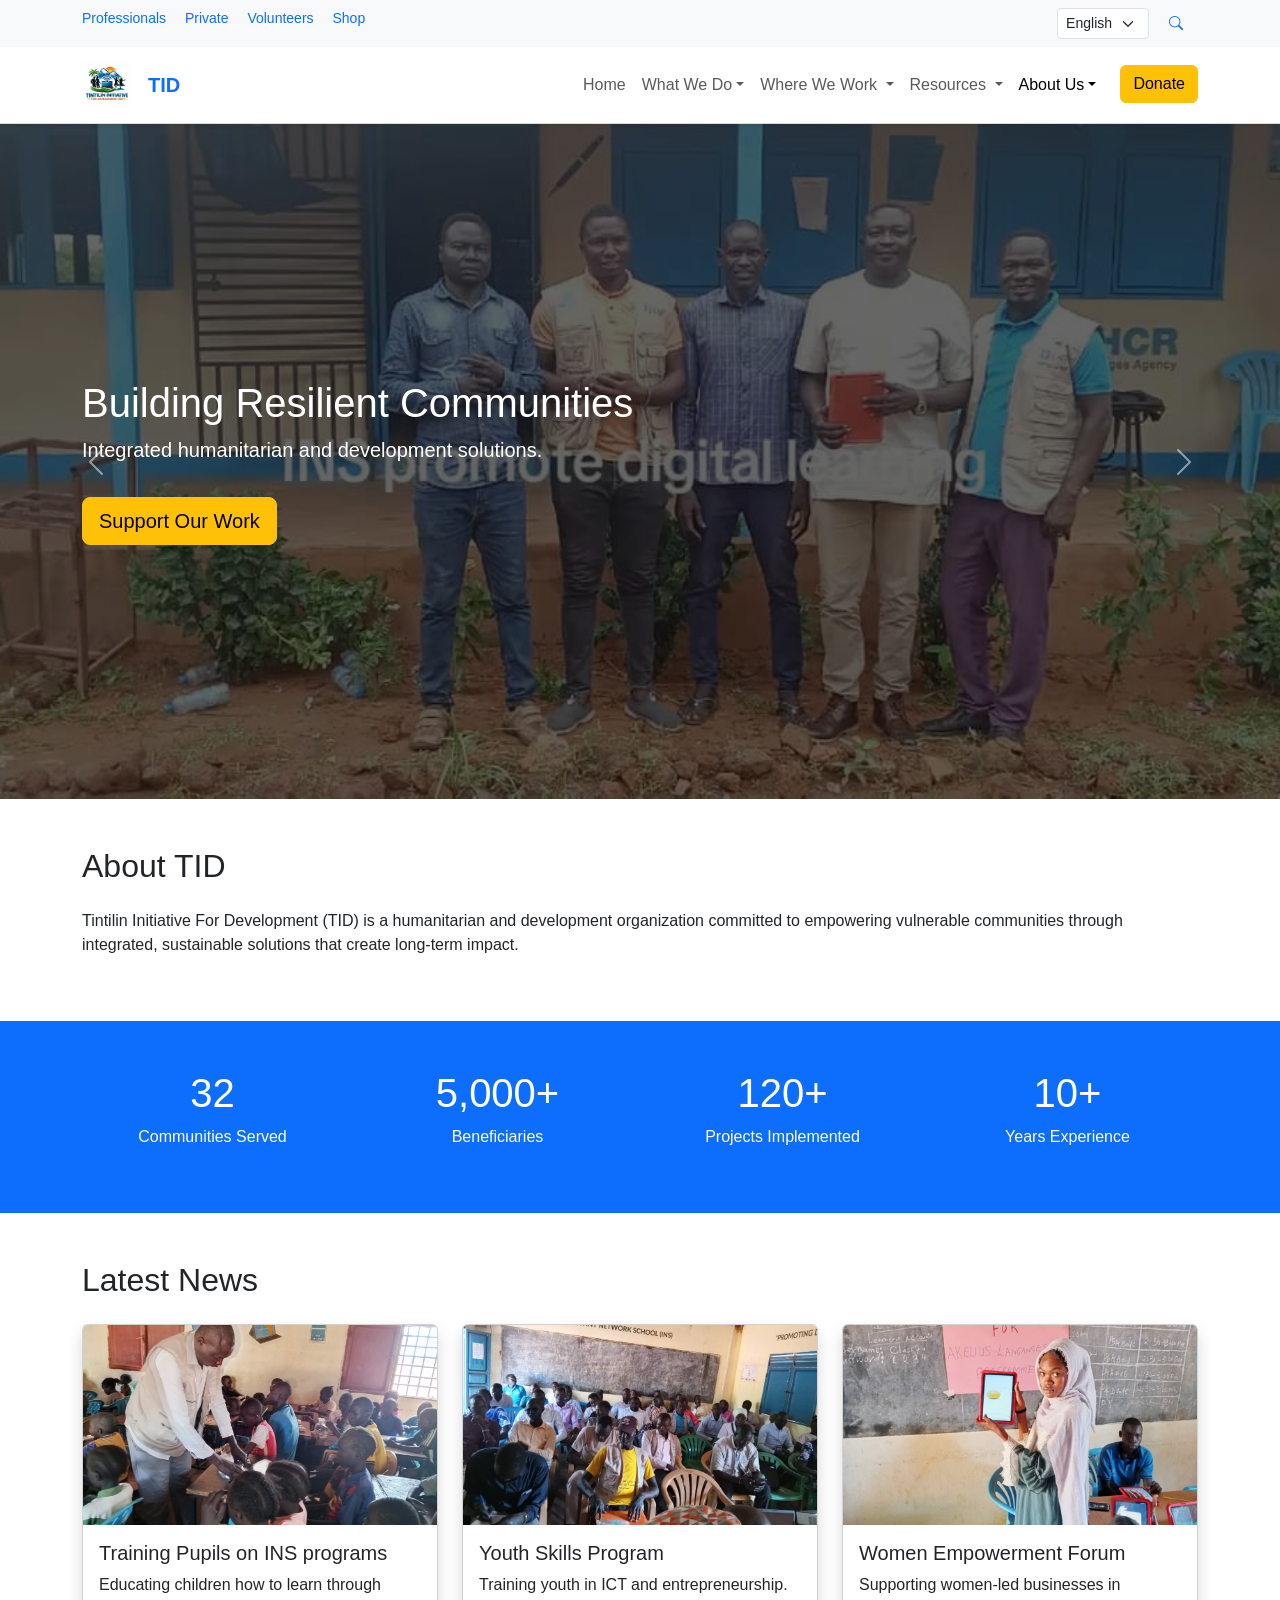
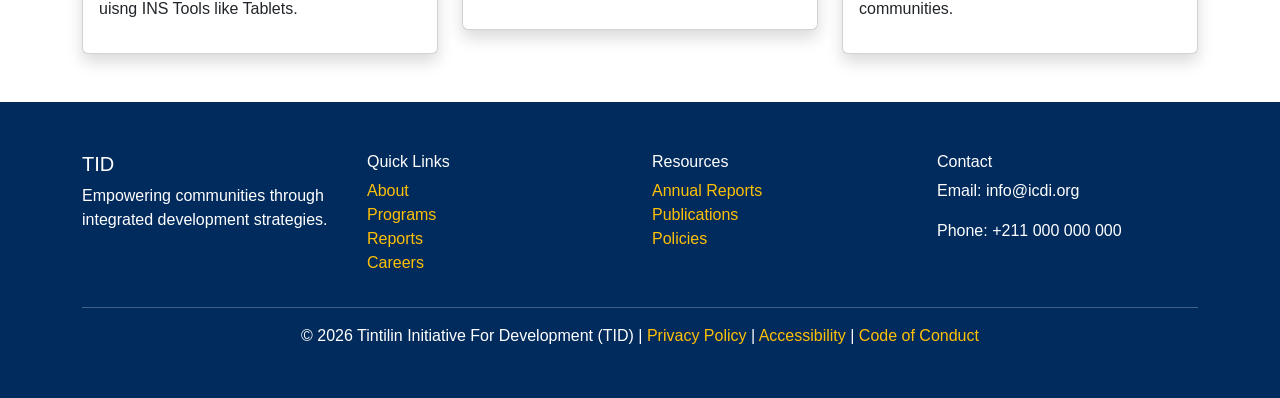
<file: index.html>
<!DOCTYPE html>
<html lang="en">
<head>
<meta charset="UTF-8">
<meta name="viewport" content="width=device-width, initial-scale=1.0">
<title>TID | Tintilin Initiative For Development</title>

<link href="https://cdn.jsdelivr.net/npm/bootstrap@5.3.2/dist/css/bootstrap.min.css" rel="stylesheet">
<link href="https://cdn.jsdelivr.net/npm/bootstrap-icons@1.11.3/font/bootstrap-icons.css" rel="stylesheet">

<style>
body { font-family: 'Segoe UI', sans-serif; scroll-behavior: smooth; }

/* TOP BAR */
.top-bar { background: #f8f9fa; font-size: 14px; }
.top-bar a { text-decoration: none; margin-right: 15px; color: #0d6efd; }

/* MAIN NAV */
.navbar { background: white; border-bottom: 1px solid #ddd; }
.navbar-brand { font-weight: bold; color: #0d6efd !important; }

/* HERO */
.hero {
    background: linear-gradient(rgba(0,0,0,0.6), rgba(0,0,0,0.6)),
    url('ajuong.jpg') center/cover;
    height: 75vh;
    color: white;
    display: flex;
    align-items: center;
}

.hero-slide {
    height: 75vh;
    background-size: cover;
    background-position: center;
    display: flex;
    align-items: center;
    position: relative;
}

.hero-slide::before {
    content: "";
    position: absolute;
    inset: 0;
    background: rgba(0,0,0,0.6);
}

.hero-slide .container {
    position: relative;
    z-index: 2;
}
/* IMPACT */
.impact { background: #0d6efd; color: white; }

/* NEWS */
.news-card img { height: 200px; object-fit: cover; }

/* FOOTER */
footer { background: #002b5c; color: white; padding: 50px 0; }
footer a { color: #ffc107; text-decoration: none; }

/* BACK TO TOP BUTTON */
#backToTop {
    position: fixed;
    bottom: 25px;
    right: 25px;
    display: none;
    z-index: 999;
    width: 45px;
    height: 45px;
    font-size: 1.5rem;
}
</style>
</head>

<body>

<!-- TOP UTILITY BAR -->
<div class="top-bar py-2">
<div class="container d-flex justify-content-between">
<div>
<a href="#" id="topProf">Professionals</a>
<a href="#" id="topPrivate">Private</a>
<a href="#" id="topVolunteers">Volunteers</a>
<a href="#" id="topShop">Shop</a>
</div>
<div>
<select class="form-select form-select-sm w-auto d-inline" id="languageSelect">
  <option value="en" selected>English</option>
  <option value="ar">Arabic</option>
  <option value="fr">French</option>
</select>
<a href="#" class="ms-3" id="searchIcon"><i class="bi bi-search"></i></a>
</div>
</div>
</div>

<!-- SEARCH POPUP -->
<div id="searchPopup" class="position-fixed top-0 start-0 w-100 h-100 bg-dark bg-opacity-75 d-none" style="z-index: 1050;">
<div class="d-flex justify-content-center align-items-center h-100">
<input type="text" id="searchInput" class="form-control w-50" placeholder="Search...">
<button class="btn btn-warning ms-2" id="closeSearch">Close</button>
</div>
</div>

<!-- NAVBAR -->
<nav class="navbar navbar-expand-lg sticky-top shadow-sm">
<div class="container">
    <a class="navbar-brand" href="index.html" id="navBrand">
    <img src="logo.jpg" alt="TID Logo" style="height:50px; width:auto;">
</a>
<a class="navbar-brand" href="index.html" id="navBrand">TID</a>

<button class="navbar-toggler" type="button" data-bs-toggle="collapse" data-bs-target="#mainNav">
<span class="navbar-toggler-icon"></span>
</button>

<div class="collapse navbar-collapse" id="mainNav">
<ul class="navbar-nav ms-auto">
<li class="nav-item"><a class="nav-link" href="index.html" id="navHome">Home</a></li>

<li class="nav-item dropdown">
<a class="nav-link dropdown-toggle" href="#" data-bs-toggle="dropdown" id="navWhatWeDo">What We Do</a>
<ul class="dropdown-menu">
<li><a class="dropdown-item" href="#" id="menuEdu">Education Programs</a></li>
<li><a class="dropdown-item" href="#" id="menuHealth">Health & Nutrition</a></li>
<li><a class="dropdown-item" href="#" id="menuAgri">Agriculture & Livelihood</a></li>
<li><a class="dropdown-item" href="#" id="menuProtect">Protection & Advocacy</a></li>
</ul>
</li>

<li class="nav-item dropdown">
  <a class="nav-link dropdown-toggle" href="#" id="navWhere" role="button" data-bs-toggle="dropdown" aria-expanded="false">
    Where We Work
  </a>
  <ul class="dropdown-menu" aria-labelledby="navWhere">
    <li><a class="dropdown-item" href="ajuong-thok.html">Ajuong Thok</a></li>
    <li><a class="dropdown-item" href="pamir.html">Pamir</a></li>
    <li><a class="dropdown-item" href="jamjang.html">Jamjang</a></li>
  </ul>
</li>
<li class="nav-item dropdown">
  <a class="nav-link dropdown-toggle" href="#" id="navResources" role="button" data-bs-toggle="dropdown" aria-expanded="false">
    Resources
  </a>
  <ul class="dropdown-menu" aria-labelledby="navResources">
    <li><a class="dropdown-item" href="Organization_profile.pdf" download>Organisation Profile Document</a></li>
    <li><a class="dropdown-item" href="#docs/annual-report.pdf" download>Annual Report</a></li>
    <li><a class="dropdown-item" href="#docs/publications.pdf" download>Publications</a></li>
    <li><a class="dropdown-item" href="#docs/policies.pdf" download>Policies & Guidelines</a></li>
  </ul>
</li>

<li class="nav-item dropdown">
<a class="nav-link dropdown-toggle active" href="#" data-bs-toggle="dropdown" id="navAbout">About Us</a>
<ul class="dropdown-menu">
<li><a class="dropdown-item" href="organisation.html" id="menuOrg">Organisation</a></li>
<li><a class="dropdown-item" href="framework.html" id="menuFramework">Strategic Framework & Partners</a></li>
<li><a class="dropdown-item" href="about.html" id="menuOverview">Overview</a></li>
<li><a class="dropdown-item" href="contact.html" id="menuContact">Contact</a></li>
</ul>
</li>

<li class="nav-item ms-3">
<a class="btn btn-warning" href="donate.html" id="navDonate">Donate</a>
</li>

</ul>
</div>
</div>
</nav>

<!-- HERO SLIDER -->
<section>
<div id="heroCarousel" class="carousel slide carousel-fade" data-bs-ride="carousel" data-bs-interval="4000">

  <div class="carousel-inner">

    <!-- Slide 1 -->
    <div class="carousel-item active">
      <div class="hero-slide" style="background-image: url('ajuong.jpg');">
        <div class="container text-white">
          <h1 id="heroTitle">Building Resilient Communities</h1>
          <p class="lead" id="heroLead">Integrated humanitarian and development solutions.</p>
          <a href="donate.html" class="btn btn-warning btn-lg mt-3" id="heroBtn">Support Our Work</a>
        </div>
      </div>
    </div>

  <!-- Slide 2 -->
<div class="carousel-item">
  <div class="hero-slide" style="background-image: url('ins.jpg');">
    <div class="container text-white">
      <h1 id="heroTitle2">Digital Education Initiative</h1>
      <p class="lead" id="heroLead2">
        Equipping pupils with modern learning tools.
      </p>
    </div>
  </div>
</div>

<!-- Slide 3 -->
<div class="carousel-item">
  <div class="hero-slide" style="background-image: url('education.jpg');">
    <div class="container text-white">
      <h1 id="heroTitle3">Youth Empowerment</h1>
      <p class="lead" id="heroLead3">
        ICT and entrepreneurship development programs.
      </p>
    </div>
  </div>
</div>

<!-- Slide 4 -->
<div class="carousel-item">
  <div class="hero-slide" style="background-image: url('forum.jpg');">
    <div class="container text-white">
      <h1 id="heroTitle4">Women Leadership Forum</h1>
      <p class="lead" id="heroLead4">
        Supporting women-led businesses and leadership.
      </p>
    </div>
  </div>
</div>

<!-- Slide 5 -->
<div class="carousel-item">
  <div class="hero-slide" style="background-image: url('youth.jpg');">
    <div class="container text-white">
      <h1 id="heroTitle5">Agriculture & Livelihood</h1>
      <p class="lead" id="heroLead5">
        Building sustainable and resilient communities.
      </p>
    </div>
  </div>
</div>

  </div>

  <!-- PREVIOUS BUTTON -->
  <button class="carousel-control-prev" type="button" data-bs-target="#heroCarousel" data-bs-slide="prev">
    <span class="carousel-control-prev-icon"></span>
  </button>

  <!-- NEXT BUTTON -->
  <button class="carousel-control-next" type="button" data-bs-target="#heroCarousel" data-bs-slide="next">
    <span class="carousel-control-next-icon"></span>
  </button>

</div>
</section>

<!-- ABOUT -->
<section class="py-5">
<div class="container">
<h2 class="mb-4" id="aboutTitle">About TID</h2>
<p id="aboutText">
Tintilin Initiative For Development (TID) is a humanitarian and development
organization committed to empowering vulnerable communities through integrated,
sustainable solutions that create long-term impact.
</p>
</div>
</section>

<!-- IMPACT -->
<section class="impact py-5 text-center">
<div class="container">
<div class="row">
<div class="col-md-3">
<h1>32</h1>
<p id="impact1">Communities Served</p>
</div>
<div class="col-md-3">
<h1>5,000+</h1>
<p id="impact2">Beneficiaries</p>
</div>
<div class="col-md-3">
<h1>120+</h1>
<p id="impact3">Projects Implemented</p>
</div>
<div class="col-md-3">
<h1>10+</h1>
<p id="impact4">Years Experience</p>
</div>
</div>
</div>
</section>

<!-- NEWS -->
<section class="py-5">
<div class="container">
<h2 class="mb-4" id="newsTitle">Latest News</h2>
<div class="row g-4">

<div class="col-md-4">
<div class="card news-card shadow">
<img src="ins.jpg" class="card-img-top">
<div class="card-body">
<h5 id="news1Title">Training Pupils on INS programs</h5>
<p id="news1Desc">Educating children how to learn through uisng INS Tools like Tablets.</p>
</div>
</div>
</div>

<div class="col-md-4">
<div class="card news-card shadow">
<img src="youth.jpg" class="card-img-top">
<div class="card-body">
<h5 id="news2Title">Youth Skills Program</h5>
<p id="news2Desc">Training youth in ICT and entrepreneurship.</p>
</div>
</div>
</div>

<div class="col-md-4">
<div class="card news-card shadow">
<img src="forum.jpg" class="card-img-top">
<div class="card-body">
<h5 id="news3Title">Women Empowerment Forum</h5>
<p id="news3Desc">Supporting women-led businesses in communities.</p>
</div>
</div>
</div>

</div>
</div>
</section>

<!-- FOOTER -->
<footer>
<div class="container">
<div class="row">
<div class="col-md-3">
<h5 id="footerBrand">TID</h5>
<p id="footerDesc">Empowering communities through integrated development strategies.</p>
</div>
<div class="col-md-3">
<h6 id="footerLinksTitle">Quick Links</h6>
<ul class="list-unstyled">
<li><a href="about.html" id="footerAbout">About</a></li>
<li><a href="#" id="footerPrograms">Programs</a></li>
<li><a href="#" id="footerReports">Reports</a></li>
<li><a href="#" id="footerCareers">Careers</a></li>
</ul>
</div>
<div class="col-md-3">
<h6 id="footerResourcesTitle">Resources</h6>
<ul class="list-unstyled">
<li><a href="#" id="footerAnnual">Annual Reports</a></li>
<li><a href="#" id="footerPublic">Publications</a></li>
<li><a href="#" id="footerPolicies">Policies</a></li>
</ul>
</div>
<div class="col-md-3">
<h6 id="footerContactTitle">Contact</h6>
<p id="footerEmail">Email: info@icdi.org</p>
<p id="footerPhone">Phone: +211 000 000 000</p>
</div>
</div>
<hr>
<div class="text-center" id="footerCopy">
© 2026 Tintilin Initiative For Development (TID) |
<a href="#">Privacy Policy</a> |
<a href="#">Accessibility</a> |
<a href="#">Code of Conduct</a>
</div>
</div>
</footer>

<!-- BACK TO TOP -->
<button onclick="topFunction()" id="backToTop" class="btn btn-warning rounded-circle"><i class="bi bi-arrow-up"></i></button>

<script src="https://cdn.jsdelivr.net/npm/bootstrap@5.3.2/dist/js/bootstrap.bundle.min.js"></script>
<script>
document.addEventListener("DOMContentLoaded", function () {

    // ===============================
    // BACK TO TOP BUTTON
    // ===============================
    const mybutton = document.getElementById("backToTop");

    if (mybutton) {
        window.addEventListener("scroll", function () {
            if (document.body.scrollTop > 200 || document.documentElement.scrollTop > 200) {
                mybutton.style.display = "block";
            } else {
                mybutton.style.display = "none";
            }
        });

        window.topFunction = function () {
            document.body.scrollTop = 0;
            document.documentElement.scrollTop = 0;
        };
    }

    // ===============================
    // SEARCH POPUP
    // ===============================
    const searchIcon = document.getElementById("searchIcon");
    const searchPopup = document.getElementById("searchPopup");
    const closeSearch = document.getElementById("closeSearch");

    if (searchIcon && searchPopup && closeSearch) {
        searchIcon.addEventListener("click", function () {
            searchPopup.classList.remove("d-none");
        });

        closeSearch.addEventListener("click", function () {
            searchPopup.classList.add("d-none");
        });
    }

    // ===============================
    // LANGUAGE SWITCHER
    // ===============================

    const translations = {
        /* === KEEP YOUR FULL TRANSLATIONS OBJECT HERE EXACTLY AS YOU WROTE IT === */
        // Language switcher
en: {
topProf: "Professionals",
topPrivate: "Private Sector",
topVolunteers: "Volunteers",
topShop: "Shop",

navHome: "Home",
navWhatWeDo: "What We Do",
menuEdu: "Education Programs",
menuHealth: "Health & Nutrition",
menuAgri: "Agriculture & Livelihood",
menuProtect: "Protection & Advocacy",
navWhere: "Where We Work",
navResources: "Resources",
navAbout: "About Us",
menuOrg: "Organisation",
menuFramework: "Strategic Framework & Partners",
menuOverview: "Overview",
menuContact: "Contact",
navDonate: "Donate",

heroTitle: "Building Resilient Communities",
heroLead: "Delivering integrated humanitarian and sustainable development solutions.",
heroBtn: "Support Our Work",

aboutTitle: "About TID",
aboutText: "Tintilin Initiative For Development (TID) is a humanitarian and development organization dedicated to empowering vulnerable communities through sustainable, inclusive and impactful interventions.",

impact1: "Communities Served",
impact2: "Direct Beneficiaries",
impact3: "Projects Implemented",
impact4: "Years of Experience",

newsTitle: "Latest Updates",
news1Title: "Digital Learning Initiative",
news1Desc: "Equipping pupils with innovative digital learning tools and training.",
news2Title: "Youth Skills Development",
news2Desc: "Empowering youth through ICT, entrepreneurship and vocational training.",
news3Title: "Women Economic Empowerment",
news3Desc: "Strengthening women-led enterprises and community leadership.",
heroTitle2: "Digital Education Initiative",
heroLead2: "Equipping pupils with modern learning tools.",

heroTitle3: "Youth Empowerment",
heroLead3: "ICT and entrepreneurship development programs.",

heroTitle4: "Women Leadership Forum",
heroLead4: "Supporting women-led businesses and leadership.",

heroTitle5: "Agriculture & Livelihood",
heroLead5: "Building sustainable and resilient communities.",

footerBrand: "TID",
footerDesc: "Empowering communities through integrated and sustainable development strategies.",
footerLinksTitle: "Quick Links",
footerAbout: "About",
footerPrograms: "Programs",
footerReports: "Reports",
footerCareers: "Careers",

footerResourcesTitle: "Resources",
footerAnnual: "Annual Reports",
footerPublic: "Publications",
footerPolicies: "Policies",

footerContactTitle: "Contact",
footerEmail: "Email: info@tid.org",
footerPhone: "Phone: +211 000 000 000",

footerCopy: "© 2026 Tintilin Initiative For Development (TID) | Privacy Policy | Accessibility | Code of Conduct"
},

// ----------------- ARABIC -----------------

ar: {
topProf: "المهنيون",
topPrivate: "القطاع الخاص",
topVolunteers: "المتطوعون",
topShop: "المتجر",

navHome: "الرئيسية",
navWhatWeDo: "ماذا نفعل",
menuEdu: "برامج التعليم",
menuHealth: "الصحة والتغذية",
menuAgri: "الزراعة وسبل كسب العيش",
menuProtect: "الحماية والمناصرة",
navWhere: "أين نعمل",
navResources: "الموارد",
navAbout: "من نحن",
menuOrg: "المنظمة",
menuFramework: "الإطار الاستراتيجي والشركاء",
menuOverview: "نظرة عامة",
menuContact: "اتصل بنا",
navDonate: "تبرع",

heroTitle: "بناء مجتمعات قادرة على الصمود",
heroLead: "نقدم حلولاً إنسانية وتنموية مستدامة ومتكاملة.",
heroBtn: "ادعم عملنا",

aboutTitle: "حول TID",
aboutText: "مبادرة تينتلين للتنمية (TID) هي منظمة إنسانية وتنموية تعمل على تمكين المجتمعات الضعيفة من خلال تدخلات مستدامة وشاملة ذات أثر طويل الأمد.",

impact1: "المجتمعات المستفيدة",
impact2: "المستفيدون المباشرون",
impact3: "المشاريع المنفذة",
impact4: "سنوات الخبرة",

newsTitle: "آخر المستجدات",
news1Title: "مبادرة التعليم الرقمي",
news1Desc: "تزويد التلاميذ بأدوات تعليمية رقمية مبتكرة وتدريب متخصص.",
news2Title: "تنمية مهارات الشباب",
news2Desc: "تمكين الشباب من خلال التدريب في تكنولوجيا المعلومات وريادة الأعمال.",
news3Title: "التمكين الاقتصادي للمرأة",
news3Desc: "دعم المشاريع التي تقودها النساء وتعزيز دورهن القيادي.",
heroTitle2: "مبادرة التعليم الرقمي",
heroLead2: "تزويد التلاميذ بأدوات تعليم حديثة.",

heroTitle3: "تمكين الشباب",
heroLead3: "برامج تطوير مهارات تكنولوجيا المعلومات وريادة الأعمال.",

heroTitle4: "منتدى قيادة المرأة",
heroLead4: "دعم المشاريع والقيادات النسائية.",

heroTitle5: "الزراعة وسبل العيش",
heroLead5: "بناء مجتمعات مستدامة وقادرة على الصمود.",


footerBrand: "TID",
footerDesc: "تمكين المجتمعات من خلال استراتيجيات تنمية مستدامة ومتكاملة.",
footerLinksTitle: "روابط سريعة",
footerAbout: "حول",
footerPrograms: "البرامج",
footerReports: "التقارير",
footerCareers: "الوظائف",

footerResourcesTitle: "الموارد",
footerAnnual: "التقارير السنوية",
footerPublic: "المنشورات",
footerPolicies: "السياسات",

footerContactTitle: "اتصل بنا",
footerEmail: "البريد الإلكتروني: info@tid.org",
footerPhone: "الهاتف: +211 000 000 000",

footerCopy: "© 2026 مبادرة تينتلين للتنمية (TID) | سياسة الخصوصية | سهولة الوصول | مدونة السلوك"
},

// ----------------- FRENCH -----------------

fr: {
topProf: "Professionnels",
topPrivate: "Secteur privé",
topVolunteers: "Bénévoles",
topShop: "Boutique",

navHome: "Accueil",
navWhatWeDo: "Nos activités",
menuEdu: "Programmes d'éducation",
menuHealth: "Santé & Nutrition",
menuAgri: "Agriculture & Moyens de subsistance",
menuProtect: "Protection & Plaidoyer",
navWhere: "Zones d'intervention",
navResources: "Ressources",
navAbout: "À propos",
menuOrg: "Organisation",
menuFramework: "Cadre stratégique & Partenaires",
menuOverview: "Présentation",
menuContact: "Contact",
navDonate: "Faire un don",

heroTitle: "Construire des communautés résilientes",
heroLead: "Fournir des solutions humanitaires intégrées et durables.",
heroBtn: "Soutenir notre action",

aboutTitle: "À propos de TID",
aboutText: "Tintilin Initiative For Development (TID) est une organisation humanitaire et de développement engagée dans l'autonomisation des communautés vulnérables grâce à des interventions durables, inclusives et à fort impact.",

impact1: "Communautés desservies",
impact2: "Bénéficiaires directs",
impact3: "Projets réalisés",
impact4: "Années d'expérience",

newsTitle: "Dernières actualités",
news1Title: "Initiative d'apprentissage numérique",
news1Desc: "Fournir aux élèves des outils numériques innovants et des formations adaptées.",
news2Title: "Développement des compétences des jeunes",
news2Desc: "Autonomiser les jeunes grâce à l'informatique et à l'entrepreneuriat.",
news3Title: "Autonomisation économique des femmes",
news3Desc: "Renforcer les entreprises dirigées par des femmes et leur leadership communautaire.",
heroTitle2: "Initiative d'éducation numérique",
heroLead2: "Fournir aux élèves des outils d'apprentissage modernes.",

heroTitle3: "Autonomisation des jeunes",
heroLead3: "Programmes de développement en TIC et entrepreneuriat.",

heroTitle4: "Forum de leadership féminin",
heroLead4: "Soutenir les entreprises et le leadership des femmes.",

heroTitle5: "Agriculture & Moyens de subsistance",
heroLead5: "Construire des communautés durables et résilientes.",

footerBrand: "TID",
footerDesc: "Renforcer les communautés grâce à des stratégies de développement intégrées et durables.",
footerLinksTitle: "Liens rapides",
footerAbout: "À propos",
footerPrograms: "Programmes",
footerReports: "Rapports",
footerCareers: "Carrières",

footerResourcesTitle: "Ressources",
footerAnnual: "Rapports annuels",
footerPublic: "Publications",
footerPolicies: "Politiques",

footerContactTitle: "Contact",
footerEmail: "Email : info@tid.org",
footerPhone: "Téléphone : +211 000 000 000",

footerCopy: "© 2026 Tintilin Initiative For Development (TID) | Politique de confidentialité | Accessibilité | Code de conduite"
}
    };

    const languageSelect = document.getElementById("languageSelect");

    function changeLanguage(lang) {

        if (!translations[lang]) return;

        for (let key in translations[lang]) {
            const element = document.getElementById(key);
            if (element) {
                element.innerText = translations[lang][key];
            }
        }

        // RTL for Arabic
        if (lang === "ar") {
            document.body.dir = "rtl";
            document.body.style.textAlign = "right";
        } else {
            document.body.dir = "ltr";
            document.body.style.textAlign = "left";
        }

        // Save selected language
        localStorage.setItem("selectedLanguage", lang);
    }

    if (languageSelect) {
        languageSelect.addEventListener("change", function () {
            changeLanguage(this.value);
        });

        // Load saved language on refresh
        const savedLang = localStorage.getItem("selectedLanguage");
        if (savedLang) {
            languageSelect.value = savedLang;
            changeLanguage(savedLang);
        }
    }

});
</script>
</body>
</html>
</file>
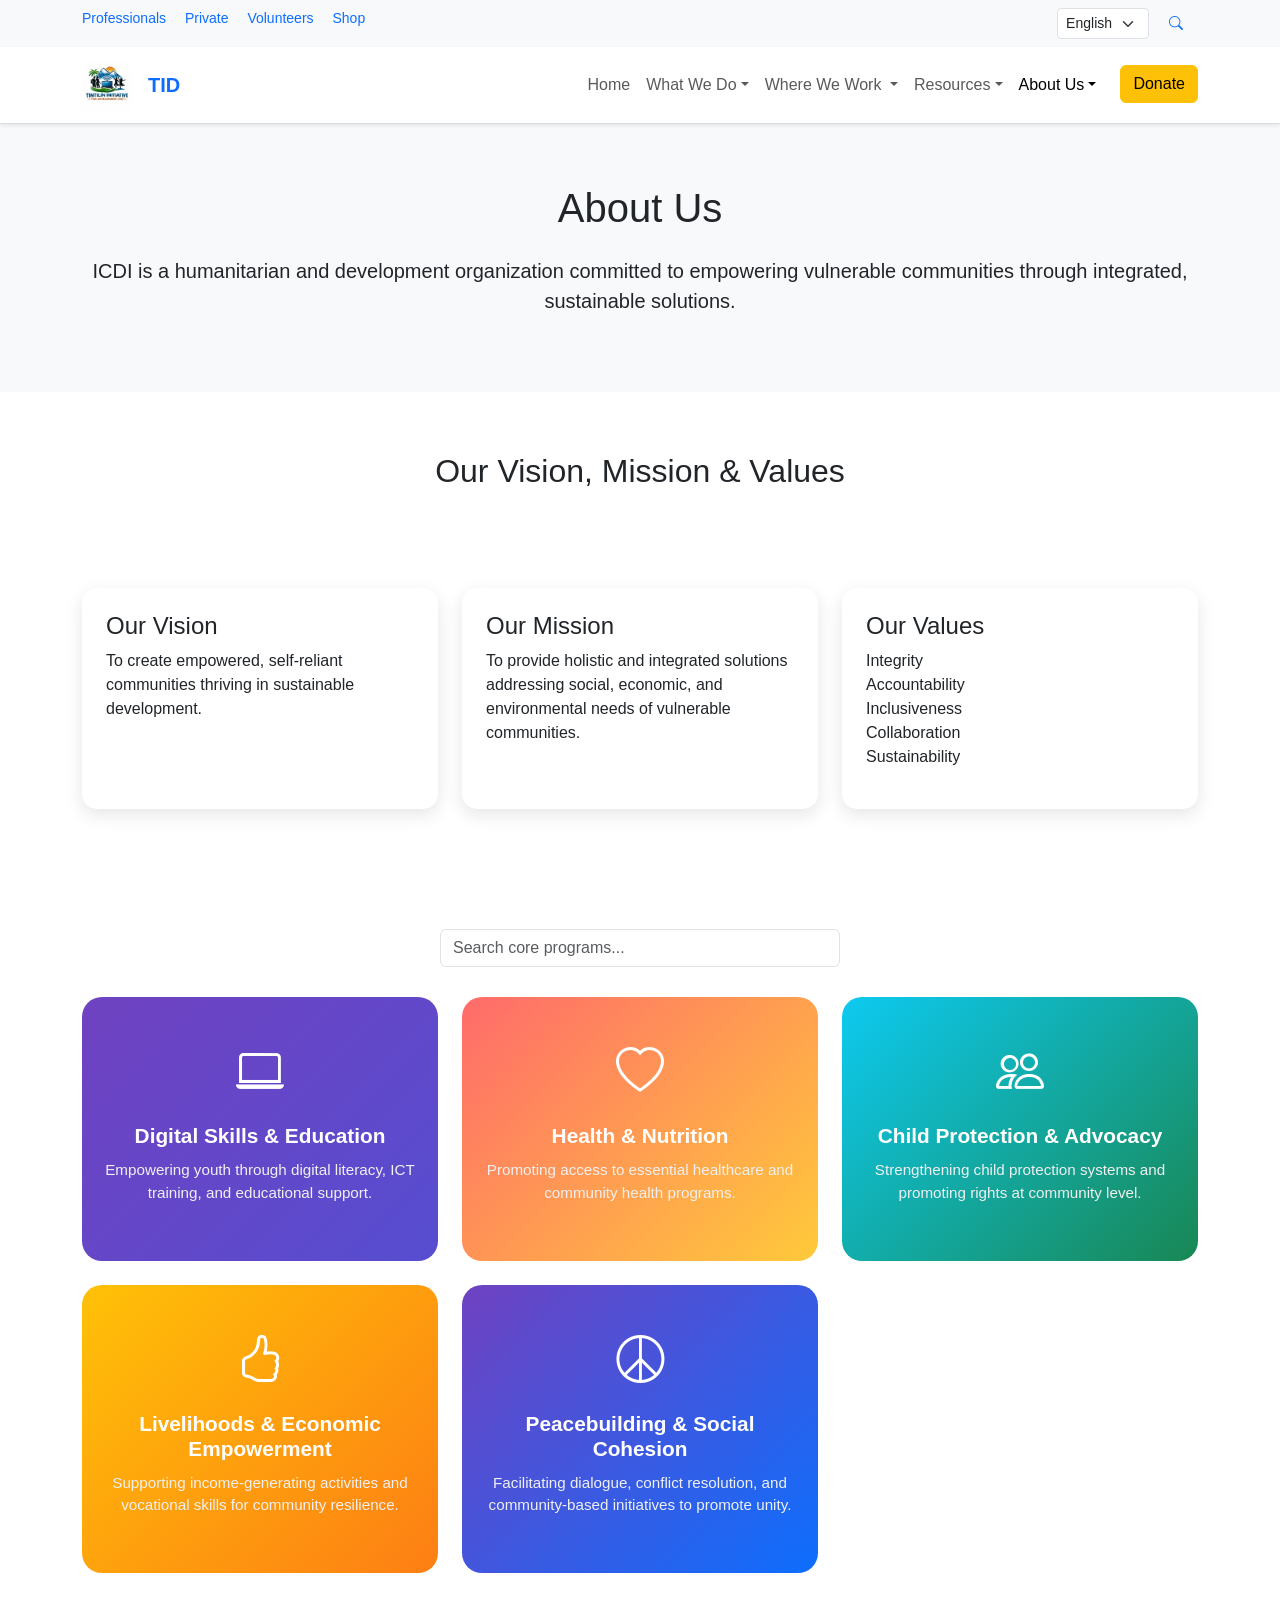
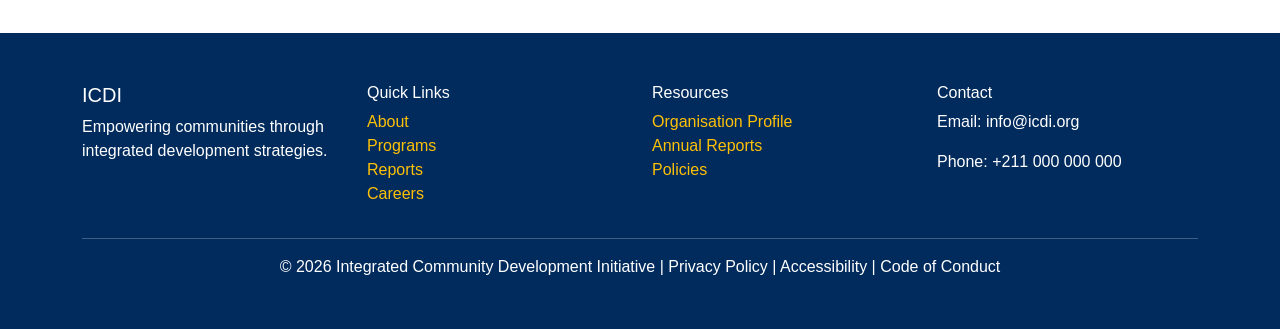
<file: about.html>
<!DOCTYPE html>
<html lang="en">
<head>
<meta charset="UTF-8">
<meta name="viewport" content="width=device-width, initial-scale=1.0">
<title>ICDI | About Us</title>

<link href="https://cdn.jsdelivr.net/npm/bootstrap@5.3.2/dist/css/bootstrap.min.css" rel="stylesheet">
<link href="https://cdn.jsdelivr.net/npm/bootstrap-icons@1.11.3/font/bootstrap-icons.css" rel="stylesheet">

<style>
body { font-family: 'Segoe UI', sans-serif; scroll-behavior: smooth; }

/* Top Bar */
.top-bar { background: #f8f9fa; font-size: 14px; }
.top-bar a { text-decoration: none; margin-right: 15px; color: #0d6efd; }

/* Navbar */
.navbar { background: white; border-bottom: 1px solid #ddd; }
.navbar-brand { font-weight: bold; color: #0d6efd !important; }

/* Sections */
section { padding: 60px 0; }
.section-title { text-align: center; margin-bottom: 50px; }

/* Cards */
.card { border: none; border-radius: 15px; box-shadow: 0 6px 18px rgba(0,0,0,0.1); transition: transform 0.3s; }
.card:hover { transform: translateY(-5px); }

/* Core Program Cards */
.program-card {
  border-radius: 20px;
  color: white;
  padding: 40px 20px;
  text-align: center;
  background: linear-gradient(135deg, #6f42c1, #0d6efd);
  background-size: 400% 400%;
  animation: gradientMove 8s ease infinite;
  transition: transform 0.4s, box-shadow 0.4s;
}
.program-card:hover {
  transform: translateY(-12px);
  box-shadow: 0 15px 35px rgba(0,0,0,0.25);
}
.program-card h4 { margin-top: 15px; font-size: 1.3rem; font-weight: bold; }
.program-card p { font-size: 0.95rem; margin-top: 10px; color: #f0f0f0; }
.program-icon i { font-size: 3rem; margin-bottom: 10px; transition: transform 0.4s, color 0.4s; }
.program-card:hover .program-icon i { transform: scale(1.3) rotate(15deg); color: #ffc107; }

/* Animated Gradient */
@keyframes gradientMove {
  0% { background-position: 0% 50%; }
  50% { background-position: 100% 50%; }
  100% { background-position: 0% 50%; }
}

/* Footer */
footer { background: #002b5c; color: white; padding: 50px 0; }
footer a { color: #ffc107; text-decoration: none; }

/* Back to Top */
#backToTop {
    position: fixed;
    bottom: 25px;
    right: 25px;
    display: none;
    z-index: 999;
    width: 45px;
    height: 45px;
    font-size: 1.5rem;
}

/* Search Filter */
#programSearch { max-width: 400px; margin: 0 auto 30px auto; }
</style>
</head>
<body>

<!-- TOP BAR -->
<div class="top-bar py-2">
<div class="container d-flex justify-content-between">
<div>
<a href="#" id="topProf">Professionals</a>
<a href="#" id="topPrivate">Private</a>
<a href="#" id="topVolunteers">Volunteers</a>
<a href="#" id="topShop">Shop</a>
</div>
<div>
<select class="form-select form-select-sm w-auto d-inline" id="languageSelect">
<option value="en" selected>English</option>
<option value="ar">Arabic</option>
<option value="fr">French</option>
</select>
<a href="#" class="ms-3"><i class="bi bi-search"></i></a>
</div>
</div>
</div>

<!-- NAVBAR -->
<nav class="navbar navbar-expand-lg sticky-top shadow-sm">
<div class="container">
<a class="navbar-brand" href="index.html"><img src="logo.jpg" alt="TID Logo" style="height:50px;width:auto;"></a>
<a class="navbar-brand" href="index.html">TID</a>
<button class="navbar-toggler" type="button" data-bs-toggle="collapse" data-bs-target="#mainNav">
<span class="navbar-toggler-icon"></span>
</button>
<div class="collapse navbar-collapse" id="mainNav">
<ul class="navbar-nav ms-auto">
<li class="nav-item"><a class="nav-link" href="index.html" id="navHome">Home</a></li>

<li class="nav-item dropdown">
<a class="nav-link dropdown-toggle" href="#" data-bs-toggle="dropdown" id="navWhatWeDo">What We Do</a>
<ul class="dropdown-menu">
<li><a class="dropdown-item" href="#" id="menuEdu">Education Programs</a></li>
<li><a class="dropdown-item" href="#" id="menuHealth">Health & Nutrition</a></li>
<li><a class="dropdown-item" href="#" id="menuAgri">Agriculture & Livelihood</a></li>
<li><a class="dropdown-item" href="#" id="menuProtect">Protection & Advocacy</a></li>
</ul>
</li>

<li class="nav-item dropdown">
<a class="nav-link dropdown-toggle" href="#" id="navWhere" role="button" data-bs-toggle="dropdown">
Where We Work
</a>
<ul class="dropdown-menu">
<li><a class="dropdown-item" href="ajuong-thok.html">Ajuong Thok</a></li>
<li><a class="dropdown-item" href="pamir.html">Pamir</a></li>
<li><a class="dropdown-item" href="jamjang.html">Jamjang</a></li>
</ul>
</li>

<li class="nav-item dropdown">
<a class="nav-link dropdown-toggle" href="#" id="navResources" data-bs-toggle="dropdown">Resources</a>
<ul class="dropdown-menu">
<li><a class="dropdown-item" href="downloads/ICDI_Profile.pdf" download>Organisation Profile</a></li>
<li><a class="dropdown-item" href="#">Annual Reports</a></li>
<li><a class="dropdown-item" href="#">Policies & Guidelines</a></li>
</ul>
</li>

<li class="nav-item dropdown">
<a class="nav-link dropdown-toggle active" href="#" data-bs-toggle="dropdown" id="navAbout">About Us</a>
<ul class="dropdown-menu">
<li><a class="dropdown-item" href="organisation.html" id="menuOrg">Organisation</a></li>
<li><a class="dropdown-item" href="framework.html" id="menuFramework">Strategic Framework & Partners</a></li>
<li><a class="dropdown-item" href="about.html" id="menuOverview">Overview</a></li>
<li class="active"><a class="dropdown-item" href="contact.html" id="menuContact">Contact</a></li>
</ul>
</li>

<li class="nav-item ms-3">
<a class="btn btn-warning" href="donate.html" id="navDonate">Donate</a>
</li>
</ul>
</div>
</div>
</nav>

<!-- HERO -->
<section class="bg-light text-center">
<div class="container">
<h1 class="mb-4" id="aboutHeroTitle">About Us</h1>
<p class="lead" id="aboutHeroText">
ICDI is a humanitarian and development organization committed to empowering vulnerable communities through integrated, sustainable solutions.
</p>
</div>
</section>

<!-- VISION / MISSION / VALUES -->
<section>
<div class="container">
<div class="row text-center mb-5">
<div class="col">
<h2 class="section-title" id="vmvTitle">Our Vision, Mission & Values</h2>
</div>
</div>
<div class="row g-4">
<div class="col-md-4">
<div class="card p-4 h-100">
<h4 id="visionTitle">Our Vision</h4>
<p id="visionText">To create empowered, self-reliant communities thriving in sustainable development.</p>
</div>
</div>
<div class="col-md-4">
<div class="card p-4 h-100">
<h4 id="missionTitle">Our Mission</h4>
<p id="missionText">To provide holistic and integrated solutions addressing social, economic, and environmental needs of vulnerable communities.</p>
</div>
</div>
<div class="col-md-4">
<div class="card p-4 h-100">
<h4 id="valuesTitle">Our Values</h4>
<ul class="list-unstyled" id="valuesList">
<li>Integrity</li>
<li>Accountability</li>
<li>Inclusiveness</li>
<li>Collaboration</li>
<li>Sustainability</li>
</ul>
</div>
</div>
</div>
</div>
</section>

<!-- SEARCH FILTER -->
<section>
<div class="container">
<div class="text-center mb-4">
<input type="text" class="form-control" id="programSearch" placeholder="Search core programs...">
</div>

<!-- CORE PROGRAMS -->
<div class="row g-4" id="coreProgramsRow">
<div class="col-sm-6 col-lg-4 program-item">
<div class="program-card">
<div class="program-icon"><i class="bi bi-laptop"></i></div>
<h4>Digital Skills & Education</h4>
<p>Empowering youth through digital literacy, ICT training, and educational support.</p>
</div>
</div>

<div class="col-sm-6 col-lg-4 program-item">
<div class="program-card" style="background: linear-gradient(135deg,#ff6b6b,#ffca3a);">
<div class="program-icon"><i class="bi bi-heart"></i></div>
<h4>Health & Nutrition</h4>
<p>Promoting access to essential healthcare and community health programs.</p>
</div>
</div>

<div class="col-sm-6 col-lg-4 program-item">
<div class="program-card" style="background: linear-gradient(135deg,#0dcaf0,#198754);">
<div class="program-icon"><i class="bi bi-people"></i></div>
<h4>Child Protection & Advocacy</h4>
<p>Strengthening child protection systems and promoting rights at community level.</p>
</div>
</div>

<div class="col-sm-6 col-lg-4 program-item">
<div class="program-card" style="background: linear-gradient(135deg,#ffc107,#fd7e14);">
<div class="program-icon"><i class="bi bi-hand-thumbs-up"></i></div>
<h4>Livelihoods & Economic Empowerment</h4>
<p>Supporting income-generating activities and vocational skills for community resilience.</p>
</div>
</div>

<div class="col-sm-6 col-lg-4 program-item">
<div class="program-card" style="background: linear-gradient(135deg,#6f42c1,#0d6efd);">
<div class="program-icon"><i class="bi bi-peace"></i></div>
<h4>Peacebuilding & Social Cohesion</h4>
<p>Facilitating dialogue, conflict resolution, and community-based initiatives to promote unity.</p>
</div>
</div>
</div>
</div>
</section>

<!-- FOOTER -->
<footer>
<div class="container">
<div class="row">
<div class="col-md-3">
<h5 id="footerBrand">ICDI</h5>
<p id="footerDesc">Empowering communities through integrated development strategies.</p>
</div>
<div class="col-md-3">
<h6 id="footerLinksTitle">Quick Links</h6>
<ul class="list-unstyled">
<li><a href="about.html" id="footerAbout">About</a></li>
<li><a href="#" id="footerPrograms">Programs</a></li>
<li><a href="#" id="footerReports">Reports</a></li>
<li><a href="#" id="footerCareers">Careers</a></li>
</ul>
</div>
<div class="col-md-3">
<h6 id="footerResourcesTitle">Resources</h6>
<ul class="list-unstyled">
<li><a href="downloads/ICDI_Profile.pdf" download>Organisation Profile</a></li>
<li><a href="#" id="footerAnnual">Annual Reports</a></li>
<li><a href="#" id="footerPolicies">Policies</a></li>
</ul>
</div>
<div class="col-md-3">
<h6 id="footerContactTitle">Contact</h6>
<p id="footerEmail">Email: info@icdi.org</p>
<p id="footerPhone">Phone: +211 000 000 000</p>
</div>
</div>
<hr>
<div class="text-center" id="footerCopy">
© 2026 Integrated Community Development Initiative | Privacy Policy | Accessibility | Code of Conduct
</div>
</div>
</footer>

<!-- BACK TO TOP -->
<button onclick="topFunction()" id="backToTop" class="btn btn-warning rounded-circle"><i class="bi bi-arrow-up"></i></button>

<script src="https://cdn.jsdelivr.net/npm/bootstrap@5.3.2/dist/js/bootstrap.bundle.min.js"></script>

<script>
// Back to top
let mybutton = document.getElementById("backToTop");
window.onscroll = function() { 
    mybutton.style.display = (document.body.scrollTop > 200 || document.documentElement.scrollTop > 200) ? "block" : "none"; 
};
function topFunction() { document.body.scrollTop = 0; document.documentElement.scrollTop = 0; }

// LANGUAGE SWITCHER
const translations = {
en:{
    topProf:"Professionals", topPrivate:"Private", topVolunteers:"Volunteers", topShop:"Shop",
    navHome:"Home", navWhatWeDo:"What We Do", menuEdu:"Education Programs", menuHealth:"Health & Nutrition",
    menuAgri:"Agriculture & Livelihood", menuProtect:"Protection & Advocacy",
    navWhere:"Where We Work", navResources:"Resources", navAbout:"About Us",
    menuOrg:"Organisation", menuFramework:"Strategic Framework & Partners", menuOverview:"Overview", menuContact:"Contact",
    navDonate:"Donate",
    aboutHeroTitle:"About Us",
    aboutHeroText:"ICDI is a humanitarian and development organization committed to empowering vulnerable communities through integrated, sustainable solutions.",
    vmvTitle:"Our Vision, Mission & Values",
    visionTitle:"Our Vision", visionText:"To create empowered, self-reliant communities thriving in sustainable development.",
    missionTitle:"Our Mission", missionText:"To provide holistic and integrated solutions addressing social, economic, and environmental needs of vulnerable communities.",
    valuesTitle:"Our Values",
    coreProgramsTitle:"Our Core Programs",
    programDigitalTitle:"Digital Skills & Education", programDigitalText:"Empowering youth and communities through digital literacy, ICT training, and educational support for lifelong learning.",
    programHealthTitle:"Health & Nutrition", programHealthText:"Promoting access to essential healthcare, nutrition awareness, and community health programs to improve well-being.",
    programProtectionTitle:"Child Protection & Advocacy", programProtectionText:"Strengthening child protection systems, safeguarding children from harm, and promoting rights and advocacy at community level.",
    programLivelihoodTitle:"Livelihoods & Economic Empowerment", programLivelihoodText:"Supporting income-generating activities, vocational skills, and sustainable livelihoods for community resilience.",
    programPeaceTitle:"Peacebuilding & Social Cohesion", programPeaceText:"Facilitating dialogue, conflict resolution, and community-based initiatives to promote peace and unity.",
    footerBrand:"ICDI", footerDesc:"Empowering communities through integrated development strategies.",
    footerLinksTitle:"Quick Links", footerAbout:"About", footerPrograms:"Programs", footerReports:"Reports", footerCareers:"Careers",
    footerResourcesTitle:"Resources", footerAnnual:"Annual Reports", footerPublic:"Publications", footerPolicies:"Policies",
    footerContactTitle:"Contact", footerEmail:"Email: info@icdi.org", footerPhone:"Phone: +211 000 000 000",
    footerCopy:"© 2026 Integrated Community Development Initiative | Privacy Policy | Accessibility | Code of Conduct"
  
 /* English text (already default) */ },
ar:{
topProf:"المحترفون", topPrivate:"خاص", topVolunteers:"المتطوعون", topShop:"المتجر",
navHome:"الرئيسية", navWhatWeDo:"ماذا نفعل", menuEdu:"برامج التعليم", menuHealth:"الصحة والتغذية", menuAgri:"الزراعة والمعيشة", menuProtect:"الحماية والمناصرة",
navWhere:"أين نعمل", navResources:"الموارد", navAbout:"معلومات عنا", menuOrg:"المنظمة", menuFramework:"الإطار الاستراتيجي والشركاء", menuOverview:"نظرة عامة", menuContact:"اتصل بنا",
navDonate:"تبرع", aboutHeroTitle:"معلومات عنا", aboutHeroText:"ICDI منظمة انسانية وتنموية ملتزمة بتمكين المجتمعات الضعيفة من خلال حلول متكاملة ومستدامة.",
vmvTitle:"رؤيتنا، مهمتنا وقيمنا", visionTitle:"رؤيتنا", visionText:"خلق مجتمعات قوية ومستقلة ومزدهرة في التنمية المستدامة.",
missionTitle:"مهمتنا", missionText:"تقديم حلول شاملة ومتكاملة لتلبية الاحتياجات الاجتماعية والاقتصادية والبيئية للمجتمعات الضعيفة.",
valuesTitle:"قيمنا", coreProgramsTitle:"برامجنا الأساسية",
footerBrand:"ICDI", footerDesc:"تمكين المجتمعات من خلال استراتيجيات التنمية المتكاملة.",
footerLinksTitle:"روابط سريعة", footerAbout:"معلومات عنا", footerPrograms:"البرامج", footerReports:"التقارير", footerCareers:"الوظائف",
footerResourcesTitle:"الموارد", footerAnnual:"التقارير السنوية", footerPublic:"المنشورات", footerPolicies:"السياسات",
footerContactTitle:"اتصل بنا", footerEmail:"البريد الإلكتروني: info@icdi.org", footerPhone:"الهاتف: +211 000 000 000",
footerCopy:"© 2026 ICDI | سياسة الخصوصية | سهولة الوصول | مدونة السلوك"
},
fr:{
topProf:"Professionnels", topPrivate:"Privé", topVolunteers:"Bénévoles", topShop:"Boutique",
navHome:"Accueil", navWhatWeDo:"Ce que nous faisons", menuEdu:"Programmes éducatifs", menuHealth:"Santé & Nutrition", menuAgri:"Agriculture & moyens de subsistance", menuProtect:"Protection & Plaidoyer",
navWhere:"Où nous travaillons", navResources:"Ressources", navAbout:"À propos", menuOrg:"Organisation", menuFramework:"Cadre stratégique & partenaires", menuOverview:"Aperçu", menuContact:"Contact",
navDonate:"Faire un don", aboutHeroTitle:"À propos de nous", aboutHeroText:"ICDI est une organisation humanitaire et de développement engagée à autonomiser les communautés vulnérables par des solutions intégrées et durables.",
vmvTitle:"Notre vision, mission & valeurs", visionTitle:"Notre vision", visionText:"Créer des communautés autonomes et prospères dans le développement durable.",
missionTitle:"Notre mission", missionText:"Fournir des solutions holistiques et intégrées répondant aux besoins sociaux, économiques et environnementaux des communautés vulnérables.",
valuesTitle:"Nos valeurs", coreProgramsTitle:"Nos programmes clés",
footerBrand:"ICDI", footerDesc:"Autonomiser les communautés grâce à des stratégies de développement intégrées.",
footerLinksTitle:"Liens rapides", footerAbout:"À propos", footerPrograms:"Programmes", footerReports:"Rapports", footerCareers:"Carrières",
footerResourcesTitle:"Ressources", footerAnnual:"Rapports annuels", footerPublic:"Publications", footerPolicies:"Politiques",
footerContactTitle:"Contact", footerEmail:"Email: info@icdi.org", footerPhone:"Téléphone: +211 000 000 000",
footerCopy:"© 2026 ICDI | Politique de confidentialité | Accessibilité | Code de conduite"
}
};

document.getElementById('languageSelect').addEventListener('change', function() {
    const lang = this.value;
    for (let key in translations[lang]) {
        let el = document.getElementById(key);
        if (el) el.innerText = translations[lang][key];
    }
});

// CORE PROGRAM SEARCH FILTER
const searchInput = document.getElementById('programSearch');
searchInput.addEventListener('input', function() {
    const filter = this.value.toLowerCase();
    const items = document.querySelectorAll('#coreProgramsRow .program-item');
    items.forEach(item => {
        const text = item.innerText.toLowerCase();
        item.style.display = text.includes(filter) ? '' : 'none';
    });
});
</script>

</body>
</html>
</file>
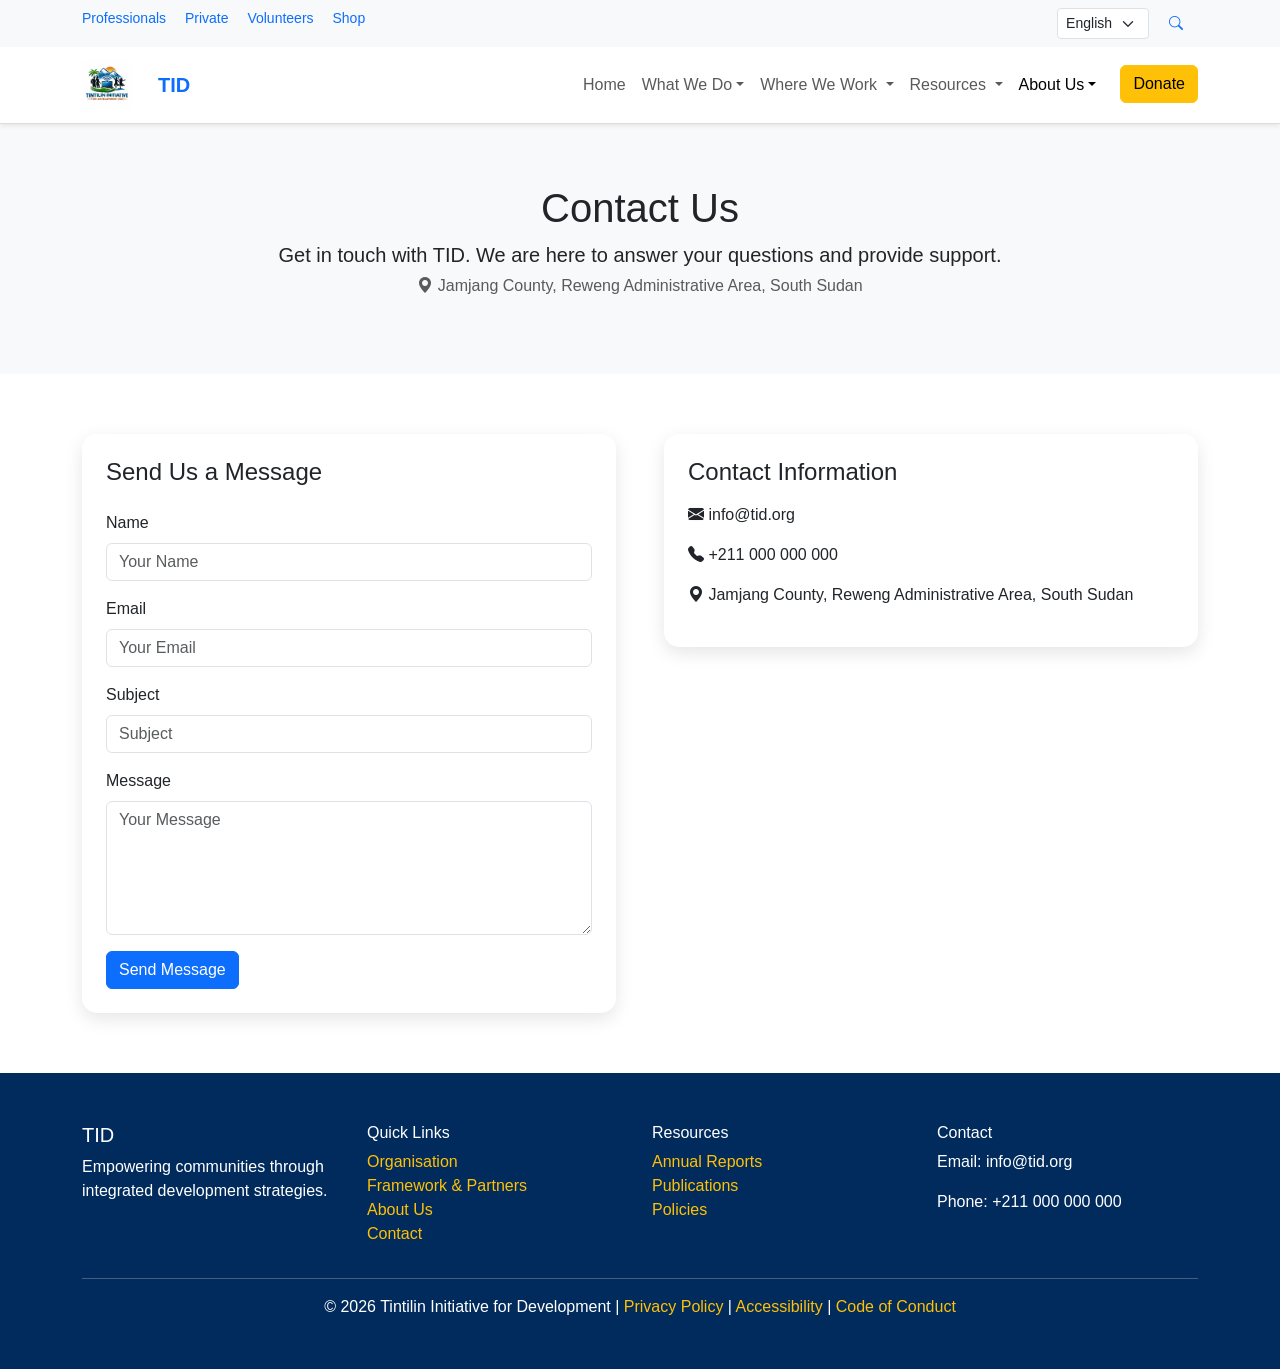
<file: contact.html>
<!DOCTYPE html>
<html lang="en">
<head>
<meta charset="UTF-8">
<meta name="viewport" content="width=device-width, initial-scale=1.0">
<title>TID | Contact Us</title>

<!-- Bootstrap CSS -->
<link href="https://cdn.jsdelivr.net/npm/bootstrap@5.3.2/dist/css/bootstrap.min.css" rel="stylesheet">
<link href="https://cdn.jsdelivr.net/npm/bootstrap-icons@1.11.3/font/bootstrap-icons.css" rel="stylesheet">

<style>
body { font-family: 'Segoe UI', sans-serif; scroll-behavior: smooth; }

/* Top Bar */
.top-bar {
    background: #f8f9fa;
    font-size: 14px;
}
.top-bar a {
    text-decoration: none;
    margin-right: 15px;
    color: #0d6efd;
}

/* Navbar */
.navbar {
    background: white;
    border-bottom: 1px solid #ddd;
}
.navbar-brand {
    font-weight: bold;
    color: #0d6efd !important;
    display: flex;
    align-items: center;
}
.navbar-brand img {
    height: 50px;
    width: auto;
    margin-right: 10px;
}

/* Sections */
section { padding: 60px 0; }
.section-title { text-align: center; margin-bottom: 50px; }

/* Cards */
.card { border: none; border-radius: 15px; box-shadow: 0 6px 18px rgba(0,0,0,0.1); transition: transform 0.3s; }
.card:hover { transform: translateY(-5px); }

/* Footer */
footer { background: #002b5c; color: white; padding: 50px 0; }
footer a { color: #ffc107; text-decoration: none; }

/* Back to Top Button */
#backToTop {
    position: fixed;
    bottom: 40px;
    right: 40px;
    display: none;
    z-index: 1000;
    background-color: #0d6efd;
    color: white;
    border: none;
    padding: 10px 15px;
    border-radius: 50px;
    cursor: pointer;
    box-shadow: 0 4px 8px rgba(0,0,0,0.3);
}
</style>
</head>
<body>

<!-- TOP UTILITY BAR -->
<div class="top-bar py-2">
<div class="container d-flex justify-content-between">
<div>
<a href="#" id="topProf">Professionals</a>
<a href="#" id="topPrivate">Private</a>
<a href="#" id="topVolunteers">Volunteers</a>
<a href="#" id="topShop">Shop</a>
</div>
<div>
<select class="form-select form-select-sm w-auto d-inline" id="languageSelect">
  <option value="en" selected>English</option>
  <option value="ar">Arabic</option>
  <option value="fr">French</option>
</select>
<a href="#" class="ms-3"><i class="bi bi-search"></i></a>
</div>
</div>
</div>

<!-- NAVBAR -->
<nav class="navbar navbar-expand-lg sticky-top shadow-sm">
<div class="container">
    <a class="navbar-brand" href="index.html" id="navBrand">
    <img src="logo.jpg" alt="TID Logo">
</a>
<a class="navbar-brand" href="index.html" id="navBrandText">TID</a>

<button class="navbar-toggler" type="button" data-bs-toggle="collapse" data-bs-target="#mainNav">
<span class="navbar-toggler-icon"></span>
</button>

<div class="collapse navbar-collapse" id="mainNav">
<ul class="navbar-nav ms-auto">
<li class="nav-item"><a class="nav-link" href="index.html" id="navHome">Home</a></li>

<li class="nav-item dropdown">
<a class="nav-link dropdown-toggle" href="#" data-bs-toggle="dropdown" id="navWhatWeDo">What We Do</a>
<ul class="dropdown-menu">
<li><a class="dropdown-item" href="#" id="menuEdu">Education Programs</a></li>
<li><a class="dropdown-item" href="#" id="menuHealth">Health & Nutrition</a></li>
<li><a class="dropdown-item" href="#" id="menuAgri">Agriculture & Livelihood</a></li>
<li><a class="dropdown-item" href="#" id="menuProtect">Protection & Advocacy</a></li>
</ul>
</li>

<li class="nav-item dropdown">
  <a class="nav-link dropdown-toggle" href="#" id="navWhere" role="button" data-bs-toggle="dropdown">
    Where We Work
  </a>
  <ul class="dropdown-menu">
    <li><a class="dropdown-item" href="ajuong-thok.html">Ajuong Thok</a></li>
    <li><a class="dropdown-item" href="pamir.html">Pamir</a></li>
    <li><a class="dropdown-item" href="jamjang.html">Jamjang</a></li>
  </ul>
</li>
<li class="nav-item dropdown">
  <a class="nav-link dropdown-toggle" href="#" id="navResources" role="button" data-bs-toggle="dropdown" aria-expanded="false">
    Resources
  </a>
  <ul class="dropdown-menu" aria-labelledby="navResources">
    <li><a class="dropdown-item" href="Organization_profile.pdf" download>Organisation Profile Document</a></li>
    <li><a class="dropdown-item" href="#docs/annual-report.pdf" download>Annual Report</a></li>
    <li><a class="dropdown-item" href="#docs/publications.pdf" download>Publications</a></li>
    <li><a class="dropdown-item" href="#docs/policies.pdf" download>Policies & Guidelines</a></li>
  </ul>
</li>

<li class="nav-item dropdown">
<a class="nav-link dropdown-toggle active" href="#" data-bs-toggle="dropdown" id="navAbout">About Us</a>
<ul class="dropdown-menu">
<li><a class="dropdown-item" href="organisation.html" id="menuOrg">Organisation</a></li>
<li><a class="dropdown-item" href="framework.html" id="menuFramework">Strategic Framework & Partners</a></li>
<li><a class="dropdown-item" href="about.html" id="menuOverview">Overview</a></li>
<li><a class="dropdown-item" href="contact.html" id="menuContact">Contact</a></li>
</ul>
</li>

<li class="nav-item ms-3">
<a class="btn btn-warning" href="donate.html" id="navDonate">Donate</a>
</li>

</ul>
</div>
</div>
</nav>

<!-- HERO SECTION -->
<section class="bg-light text-center">
<div class="container">
<h1 class="mb-2" id="heroTitle">Contact Us</h1>
<p class="lead mb-1" id="heroLead">
Get in touch with TID. We are here to answer your questions and provide support.
</p>
<p class="text-muted" id="infoLocation">
<i class="bi bi-geo-alt-fill"></i> Jamjang County, Reweng Administrative Area, South Sudan
</p>
</div>
</section>

<!-- CONTACT FORM & INFO -->
<section>
<div class="container">
<div class="row g-5">

<!-- Contact Form -->
<div class="col-md-6">
<div class="card p-4">
<h4 class="mb-4" id="formTitle">Send Us a Message</h4>
<form>
<div class="mb-3">
<label for="name" class="form-label" id="labelName">Name</label>
<input type="text" class="form-control" id="name" placeholder="Your Name">
</div>
<div class="mb-3">
<label for="email" class="form-label" id="labelEmail">Email</label>
<input type="email" class="form-control" id="email" placeholder="Your Email">
</div>
<div class="mb-3">
<label for="subject" class="form-label" id="labelSubject">Subject</label>
<input type="text" class="form-control" id="subject" placeholder="Subject">
</div>
<div class="mb-3">
<label for="message" class="form-label" id="labelMessage">Message</label>
<textarea class="form-control" id="message" rows="5" placeholder="Your Message"></textarea>
</div>
<button type="submit" class="btn btn-primary" id="btnSend">Send Message</button>
</form>
</div>
</div>

<!-- Contact Info & Map -->
<div class="col-md-6">
<div class="card p-4 mb-4">
<h4 class="mb-3" id="infoTitle">Contact Information</h4>
<p id="infoEmail"><i class="bi bi-envelope-fill"></i> info@tid.org</p>
<p id="infoPhone"><i class="bi bi-telephone-fill"></i> +211 000 000 000</p>
<p id="infoLocation"><i class="bi bi-geo-alt-fill"></i> Jamjang County, Reweng Administrative Area, South Sudan</p>
</div>
<div class="ratio ratio-16x9">
<iframe src="https://maps.google.com/maps?q=Jamjang County, Reweng Administrative Area, South Sudan&t=&z=13&ie=UTF8&iwloc=&output=embed" style="border:0;" allowfullscreen="" loading="lazy"></iframe>
</div>
</div>

</div>
</div>
</section>

<!-- FOOTER -->
<footer>
<div class="container">
<div class="row">
<div class="col-md-3">
<h5 id="footerBrand">TID</h5>
<p id="footerDesc">Empowering communities through integrated development strategies.</p>
</div>
<div class="col-md-3">
<h6 id="footerLinksTitle">Quick Links</h6>
<ul class="list-unstyled">
<li><a href="organisation.html" id="footerAbout">Organisation</a></li>
<li><a href="framework.html" id="footerFramework">Framework & Partners</a></li>
<li><a href="about.html" id="footerAboutUs">About Us</a></li>
<li><a href="contact.html" id="footerContact">Contact</a></li>
</ul>
</div>
<div class="col-md-3">
<h6 id="footerResourcesTitle">Resources</h6>
<ul class="list-unstyled">
<li><a href="#" id="footerAnnual">Annual Reports</a></li>
<li><a href="#" id="footerPublic">Publications</a></li>
<li><a href="#" id="footerPolicies">Policies</a></li>
</ul>
</div>
<div class="col-md-3">
<h6 id="footerContactTitle">Contact</h6>
<p id="footerEmail">Email: info@tid.org</p>
<p id="footerPhone">Phone: +211 000 000 000</p>
</div>
</div>

<hr>
<div class="text-center" id="footerCopy">
© 2026 Tintilin Initiative for Development | <a href="#">Privacy Policy</a> | <a href="#">Accessibility</a> | <a href="#">Code of Conduct</a>
</div>
</div>
</footer>

<!-- BACK TO TOP -->
<button id="backToTop"><i class="bi bi-arrow-up"></i></button>

<!-- Bootstrap JS -->
<script src="https://cdn.jsdelivr.net/npm/bootstrap@5.3.2/dist/js/bootstrap.bundle.min.js"></script>

<!-- LANGUAGE SWITCHER -->
<script>
const translations = {
en: {
topProf:"Professionals", topPrivate:"Private", topVolunteers:"Volunteers", topShop:"Shop",
navHome:"Home", navWhatWeDo:"What We Do", navWhere:"Where We Work", navResources:"Resources", navAbout:"About Us",
navDonate:"Donate", heroTitle:"Contact Us", heroLead:"Get in touch with TID. We are here to answer your questions and provide support.",
infoLocation:"Jamjang County, Reweng Administrative Area, South Sudan",
formTitle:"Send Us a Message", labelName:"Name", labelEmail:"Email", labelSubject:"Subject", labelMessage:"Message", btnSend:"Send Message",
infoTitle:"Contact Information", infoEmail:"info@tid.org", infoPhone:"+211 000 000 000",
footerBrand:"TID", footerDesc:"Empowering communities through integrated development strategies.",
footerLinksTitle:"Quick Links", footerAbout:"Organisation", footerFramework:"Framework & Partners", footerAboutUs:"About Us", footerContact:"Contact",
footerResourcesTitle:"Resources", footerAnnual:"Annual Reports", footerPublic:"Publications", footerPolicies:"Policies",
footerContactTitle:"Contact", footerEmail:"Email: info@tid.org", footerPhone:"Phone: +211 000 000 000",
footerCopy:"© 2026 Tintilin Initiative for Development | Privacy Policy | Accessibility | Code of Conduct"
},
ar: {
topProf:"المحترفون", topPrivate:"خاص", topVolunteers:"المتطوعون", topShop:"المتجر",
navHome:"الرئيسية", navWhatWeDo:"ماذا نفعل", navWhere:"أين نعمل", navResources:"الموارد", navAbout:"معلومات عنا",
navDonate:"تبرع", heroTitle:"اتصل بنا", heroLead:"تواصل مع TID. نحن هنا للإجابة على أسئلتك وتقديم الدعم.",
infoLocation:"مقاطعة جامجامجانغ، منطقة ريوينغ الإدارية، جنوب السودان",
formTitle:"أرسل لنا رسالة", labelName:"الاسم", labelEmail:"البريد الإلكتروني", labelSubject:"الموضوع", labelMessage:"الرسالة", btnSend:"إرسال",
infoTitle:"معلومات الاتصال", infoEmail:"info@tid.org", infoPhone:"+211 000 000 000",
footerBrand:"TID", footerDesc:"تمكين المجتمعات من خلال استراتيجيات التنمية المتكاملة.",
footerLinksTitle:"روابط سريعة", footerAbout:"المنظمة", footerFramework:"الإطار الاستراتيجي والشركاء", footerAboutUs:"معلومات عنا", footerContact:"اتصل بنا",
footerResourcesTitle:"الموارد", footerAnnual:"التقارير السنوية", footerPublic:"المنشورات", footerPolicies:"السياسات",
footerContactTitle:"اتصل بنا", footerEmail:"البريد الإلكتروني: info@tid.org", footerPhone:"الهاتف: +211 000 000 000",
footerCopy:"© 2026 TID | سياسة الخصوصية | سهولة الوصول | مدونة السلوك"
},
fr: {
topProf:"Professionnels", topPrivate:"Privé", topVolunteers:"Bénévoles", topShop:"Boutique",
navHome:"Accueil", navWhatWeDo:"Ce que nous faisons", navWhere:"Où nous travaillons", navResources:"Ressources", navAbout:"À propos",
navDonate:"Faire un don", heroTitle:"Contactez-nous", heroLead:"Entrez en contact avec TID. Nous sommes là pour répondre à vos questions et fournir un support.",
infoLocation:"Comté de Jamjamjang, zone administrative de Reweng, Soudan du Sud",
formTitle:"Envoyez-nous un message", labelName:"Nom", labelEmail:"Email", labelSubject:"Sujet", labelMessage:"Message", btnSend:"Envoyer",
infoTitle:"Informations de contact", infoEmail:"info@tid.org", infoPhone:"+211 000 000 000",
footerBrand:"TID", footerDesc:"Autonomiser les communautés grâce à des stratégies de développement intégrées.",
footerLinksTitle:"Liens rapides", footerAbout:"Organisation", footerFramework:"Cadre & Partenaires", footerAboutUs:"À propos", footerContact:"Contact",
footerResourcesTitle:"Ressources", footerAnnual:"Rapports annuels", footerPublic:"Publications", footerPolicies:"Politiques",
footerContactTitle:"Contact", footerEmail:"Email: info@tid.org", footerPhone:"Téléphone: +211 000 000 000",
footerCopy:"© 2026 Tintilin Initiative for Development | Politique de confidentialité | Accessibilité | Code de conduite"
}
};

document.getElementById('languageSelect').addEventListener('change', function() {
    const lang = this.value;
    for (let key in translations[lang]) {
        let el = document.getElementById(key);
        if(el) el.innerText = translations[lang][key];
    }
});
</script>

<!-- Back to Top -->
<script>
const backBtn = document.getElementById('backToTop');
window.addEventListener('scroll', () => {
    backBtn.style.display = (window.scrollY > 300) ? 'block' : 'none';
});
backBtn.addEventListener('click', () => {
    window.scrollTo({top:0, behavior:'smooth'});
});
</script>

</body>
</html>
</file>
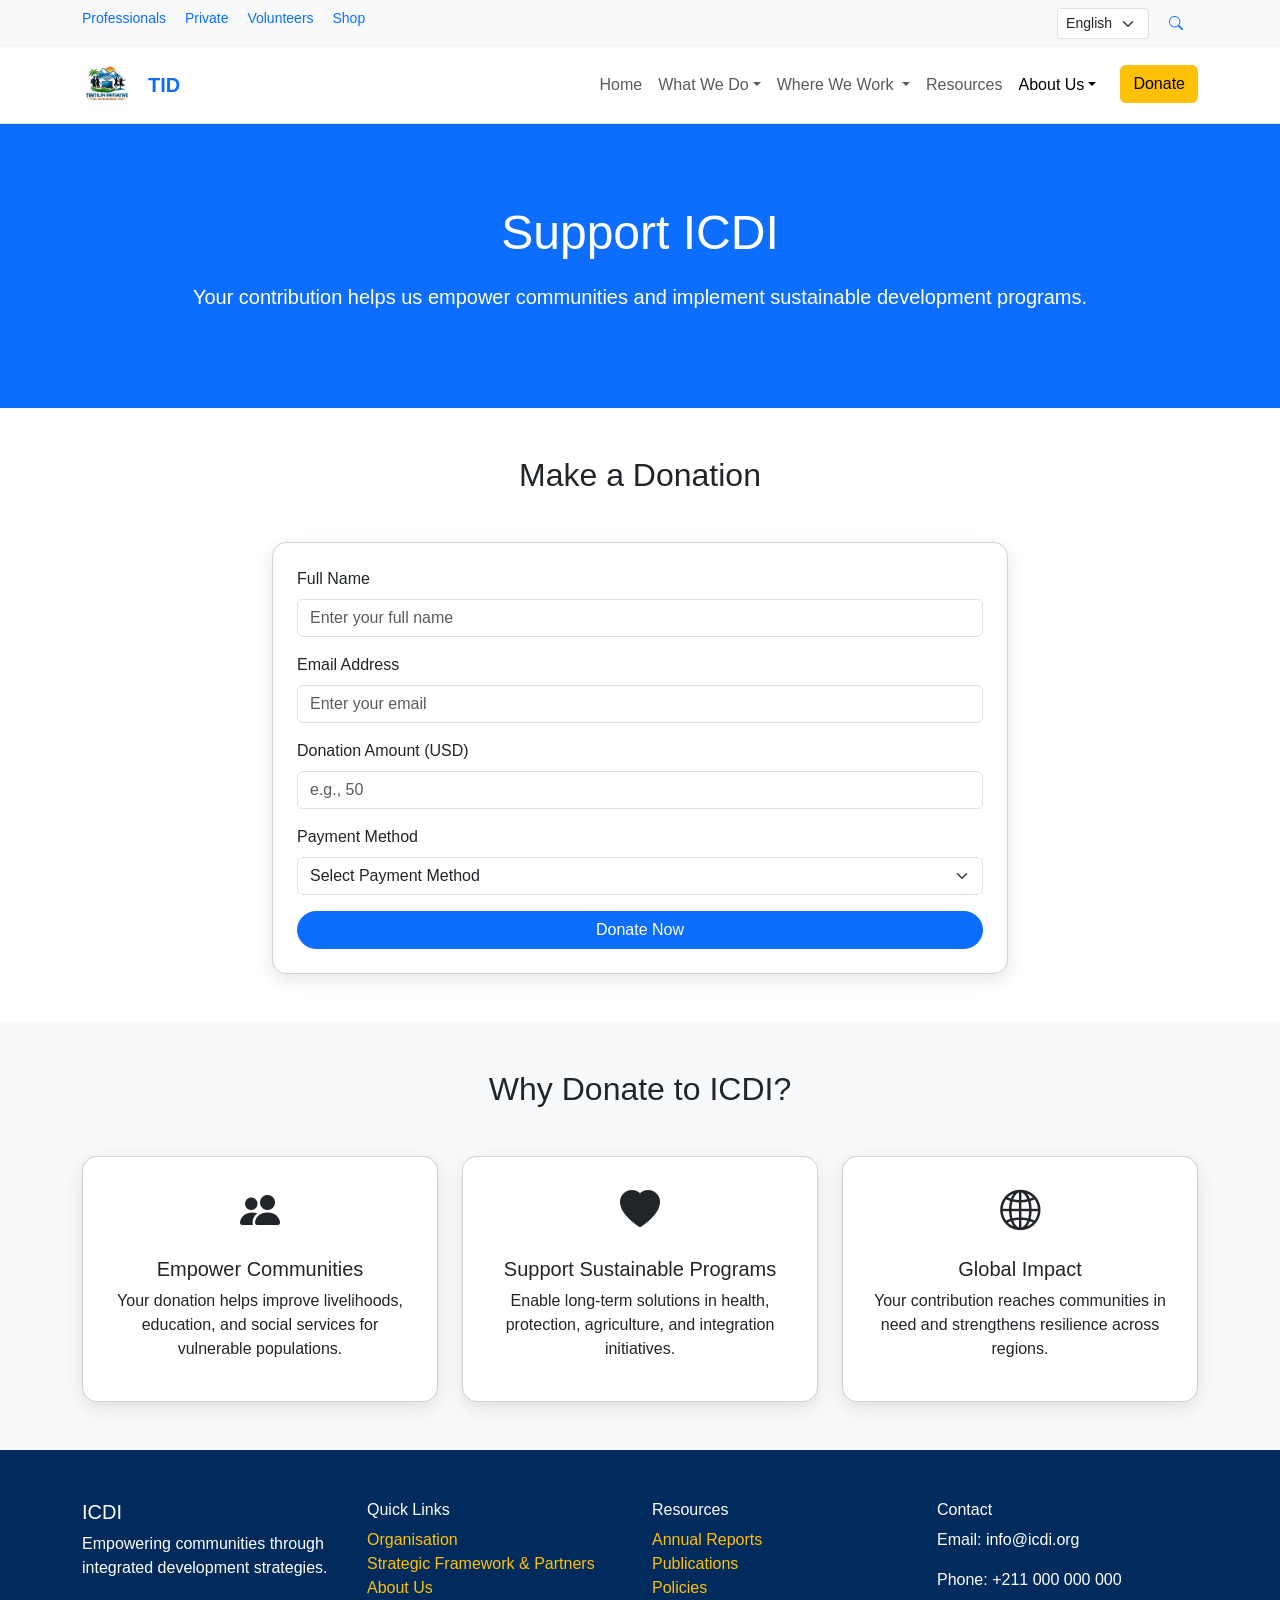
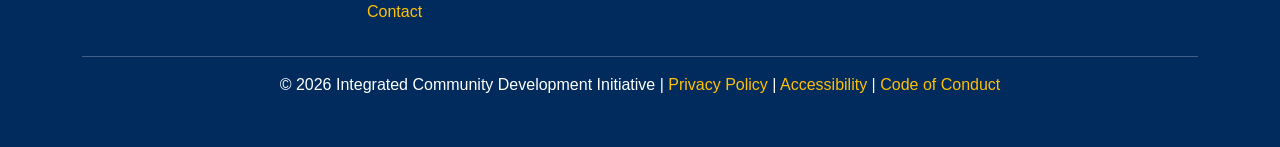
<file: donate.html>
<!DOCTYPE html>
<html lang="en">
<head>
<meta charset="UTF-8">
<meta name="viewport" content="width=device-width, initial-scale=1.0">
<title>ICDI | Donate</title>

<!-- Bootstrap CSS -->
<link href="https://cdn.jsdelivr.net/npm/bootstrap@5.3.2/dist/css/bootstrap.min.css" rel="stylesheet">
<link href="https://cdn.jsdelivr.net/npm/bootstrap-icons@1.11.3/font/bootstrap-icons.css" rel="stylesheet">

<style>
body { font-family: 'Segoe UI', sans-serif; }

/* Top Bar */
.top-bar { background: #f8f9fa; font-size: 14px; }
.top-bar a { text-decoration: none; margin-right: 15px; color: #0d6efd; }

/* Navbar */
.navbar { background: white; border-bottom: 1px solid #ddd; }
.navbar-brand { font-weight: bold; color: #0d6efd !important; }

/* Hero Section */
.hero { background: #0d6efd; color: white; padding: 80px 0; text-align: center; }
.hero h1 { font-size: 3rem; margin-bottom: 20px; }
.hero p { font-size: 1.25rem; }

/* Donation Form */
.card { border-radius: 15px; box-shadow: 0 6px 18px rgba(0,0,0,0.1); }
form .btn { border-radius: 50px; }

/* Footer */
footer { background: #002b5c; color: white; padding: 50px 0; }
footer a { color: #ffc107; text-decoration: none; }
</style>
</head>
<body>

<!-- TOP BAR -->
<div class="top-bar py-2">
<div class="container d-flex justify-content-between">
<div>
<a href="#">Professionals</a>
<a href="#">Private</a>
<a href="#">Volunteers</a>
<a href="#">Shop</a>
</div>
<div>
<select class="form-select form-select-sm w-auto d-inline">
<option>English</option>
<option>Danish</option>
</select>
<a href="#" class="ms-3"><i class="bi bi-search"></i></a>
</div>
</div>
</div>

<!-- NAVBAR -->
<nav class="navbar navbar-expand-lg sticky-top shadow-sm">
<div class="container">
    <a class="navbar-brand" href="index.html" id="navBrand">
    <img src="logo.jpg" alt="TID Logo" style="height:50px; width:auto;">
</a>
<a class="navbar-brand" href="index.html" id="navBrand">TID</a>

<button class="navbar-toggler" type="button" data-bs-toggle="collapse" data-bs-target="#mainNav">
<span class="navbar-toggler-icon"></span>
</button>

<div class="collapse navbar-collapse" id="mainNav">
<ul class="navbar-nav ms-auto">
<li class="nav-item"><a class="nav-link" href="index.html" id="navHome">Home</a></li>

<li class="nav-item dropdown">
<a class="nav-link dropdown-toggle" href="#" data-bs-toggle="dropdown" id="navWhatWeDo">What We Do</a>
<ul class="dropdown-menu">
<li><a class="dropdown-item" href="#" id="menuEdu">Education Programs</a></li>
<li><a class="dropdown-item" href="#" id="menuHealth">Health & Nutrition</a></li>
<li><a class="dropdown-item" href="#" id="menuAgri">Agriculture & Livelihood</a></li>
<li><a class="dropdown-item" href="#" id="menuProtect">Protection & Advocacy</a></li>
</ul>
</li>

<li class="nav-item dropdown">
  <a class="nav-link dropdown-toggle" href="#" id="navWhere" role="button" data-bs-toggle="dropdown" aria-expanded="false">
    Where We Work
  </a>
  <ul class="dropdown-menu" aria-labelledby="navWhere">
    <li><a class="dropdown-item" href="ajuong-thok.html">Ajuong Thok</a></li>
    <li><a class="dropdown-item" href="pamir.html">Pamir</a></li>
    <li><a class="dropdown-item" href="jamjang.html">Jamjang</a></li>
  </ul>
</li>
<li class="nav-item"><a class="nav-link" href="#" id="navResources">Resources</a></li>

<li class="nav-item dropdown">
<a class="nav-link dropdown-toggle active" href="#" data-bs-toggle="dropdown" id="navAbout">About Us</a>
<ul class="dropdown-menu">
<li><a class="dropdown-item" href="organisation.html" id="menuOrg">Organisation</a></li>
<li><a class="dropdown-item" href="framework.html" id="menuFramework">Strategic Framework & Partners</a></li>
<li><a class="dropdown-item" href="about.html" id="menuOverview">Overview</a></li>
<li><a class="dropdown-item" href="contact.html" id="menuContact">Contact</a></li>
</ul>
</li>

<li class="nav-item ms-3">
<a class="btn btn-warning" href="donate.html" id="navDonate">Donate</a>
</li>

</ul>
</div>
</div>
</nav>

<!-- HERO SECTION -->
<section class="hero">
<div class="container">
<h1>Support ICDI</h1>
<p>Your contribution helps us empower communities and implement sustainable development programs.</p>
</div>
</section>

<!-- DONATION OPTIONS -->
<section class="py-5">
<div class="container">
<h2 class="section-title text-center mb-5">Make a Donation</h2>
<div class="row justify-content-center">

<div class="col-md-8">
<div class="card p-4">
<form>
<div class="mb-3">
<label for="fullName" class="form-label">Full Name</label>
<input type="text" class="form-control" id="fullName" placeholder="Enter your full name" required>
</div>

<div class="mb-3">
<label for="email" class="form-label">Email Address</label>
<input type="email" class="form-control" id="email" placeholder="Enter your email" required>
</div>

<div class="mb-3">
<label for="amount" class="form-label">Donation Amount (USD)</label>
<input type="number" class="form-control" id="amount" placeholder="e.g., 50" required>
</div>

<div class="mb-3">
<label class="form-label">Payment Method</label>
<select class="form-select" required>
<option value="">Select Payment Method</option>
<option value="card">Credit/Debit Card</option>
<option value="paypal">PayPal</option>
<option value="bank">Bank Transfer</option>
</select>
</div>

<button type="submit" class="btn btn-primary w-100">Donate Now</button>
</form>
</div>
</div>

</div>
</div>
</section>

<!-- WHY DONATE SECTION -->
<section class="bg-light py-5">
<div class="container">
<h2 class="section-title text-center mb-5">Why Donate to ICDI?</h2>
<div class="row g-4 text-center">
<div class="col-md-4">
<div class="card p-4 h-100">
<i class="bi bi-people-fill fs-1 mb-3"></i>
<h5>Empower Communities</h5>
<p>Your donation helps improve livelihoods, education, and social services for vulnerable populations.</p>
</div>
</div>
<div class="col-md-4">
<div class="card p-4 h-100">
<i class="bi bi-heart-fill fs-1 mb-3"></i>
<h5>Support Sustainable Programs</h5>
<p>Enable long-term solutions in health, protection, agriculture, and integration initiatives.</p>
</div>
</div>
<div class="col-md-4">
<div class="card p-4 h-100">
<i class="bi bi-globe2 fs-1 mb-3"></i>
<h5>Global Impact</h5>
<p>Your contribution reaches communities in need and strengthens resilience across regions.</p>
</div>
</div>
</div>
</div>
</section>

<!-- FOOTER -->
<footer>
<div class="container">
<div class="row">
<div class="col-md-3">
<h5>ICDI</h5>
<p>Empowering communities through integrated development strategies.</p>
</div>
<div class="col-md-3">
<h6>Quick Links</h6>
<ul class="list-unstyled">
<li><a href="organisation.html">Organisation</a></li>
<li><a href="framework.html">Strategic Framework & Partners</a></li>
<li><a href="about.html">About Us</a></li>
<li><a href="contact.html">Contact</a></li>
</ul>
</div>
<div class="col-md-3">
<h6>Resources</h6>
<ul class="list-unstyled">
<li><a href="#">Annual Reports</a></li>
<li><a href="#">Publications</a></li>
<li><a href="#">Policies</a></li>
</ul>
</div>
<div class="col-md-3">
<h6>Contact</h6>
<p>Email: info@icdi.org</p>
<p>Phone: +211 000 000 000</p>
</div>
</div>

<hr>
<div class="text-center">
© 2026 Integrated Community Development Initiative |
<a href="#">Privacy Policy</a> |
<a href="#">Accessibility</a> |
<a href="#">Code of Conduct</a>
</div>
</div>
</footer>

<script src="https://cdn.jsdelivr.net/npm/bootstrap@5.3.2/dist/js/bootstrap.bundle.min.js"></script>
</body>
</html>
</file>
